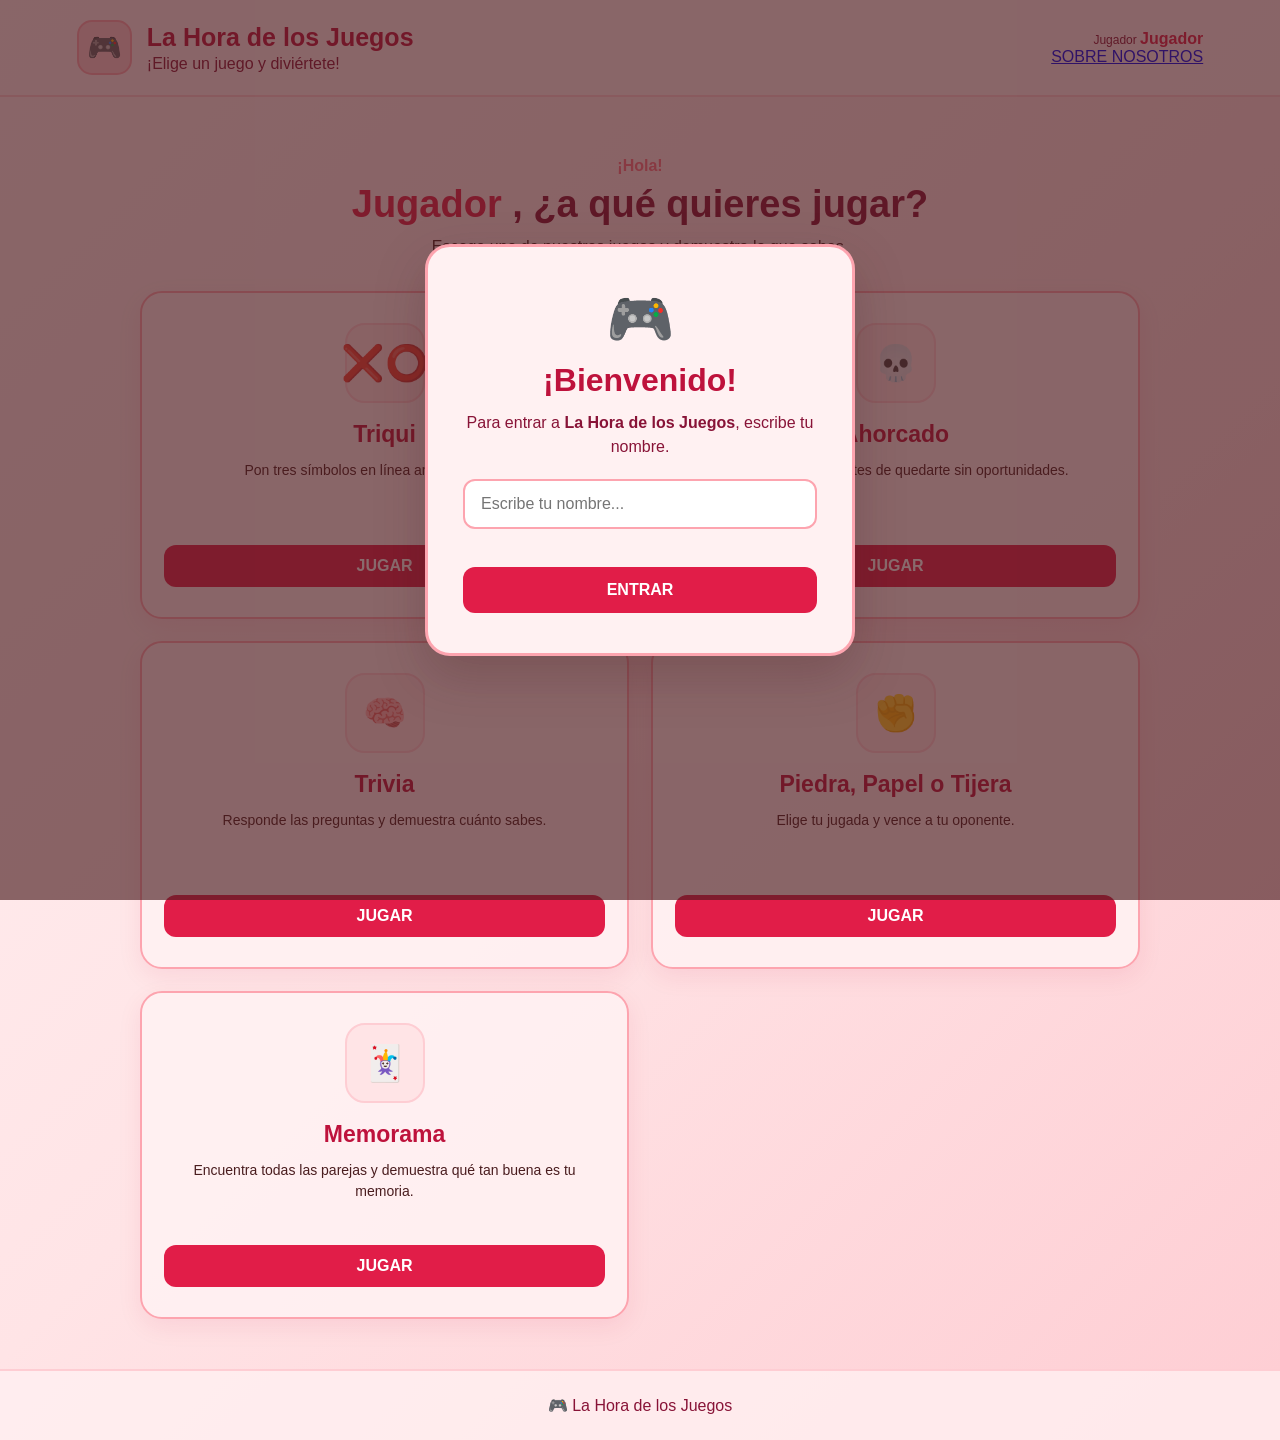
<file: index.html>
<!DOCTYPE html>
<html lang="es">
<head>
    <meta charset="UTF-8">
    <meta name="viewport" content="width=device-width, initial-scale=1.0">

    <title>La Hora de los Juegos</title>

    <link rel="stylesheet" href="style.css">
</head>

<body>

    <!-- ==============================
         VENTANA OBLIGATORIA DE NOMBRE
    =============================== -->

    <div class="modal-overlay" id="nameModal">

        <div class="name-modal">

            <div class="modal-icon">🎮</div>

            <h2>¡Bienvenido!</h2>

            <p>
                Para entrar a <strong>La Hora de los Juegos</strong>,
                escribe tu nombre.
            </p>

            <input
                type="text"
                id="nameInput"
                placeholder="Escribe tu nombre..."
                maxlength="20"
                autocomplete="off"
            >

            <p class="error-message" id="nameError"></p>

            <button id="enterButton">
                ENTRAR
            </button>

        </div>

    </div>


    <!-- ==============================
         PÁGINA PRINCIPAL
    =============================== -->

    <main id="mainPage">

        <!-- ENCABEZADO -->

        <header class="header">

            <div class="logo">
                🎮
            </div>

            <div class="header-text">

                <h1>
                    La Hora de los Juegos
                </h1>

                <p>
                    ¡Elige un juego y diviértete!
                </p>

            </div>


            <!-- INFORMACIÓN DEL JUGADOR -->

            <div class="player">

                <div class="player-name">

                    <span>
                        Jugador
                    </span>

                    <strong id="playerName">
                        Jugador
                    </strong>

                </div>


                <!-- BOTÓN SOBRE NOSOTROS -->

                <div class="contact-header">

                    <a
                        href="sobre-nosotros/index.html"
                        class="about-button"
                    >
                        SOBRE NOSOTROS
                    </a>

                </div>

            </div>

        </header>


        <!-- ==============================
             BIENVENIDA
        =============================== -->

        <section class="welcome">

            <p class="welcome-small">
                ¡Hola!
            </p>

            <h2>

                <span id="welcomeName">
                    Jugador
                </span>,

                ¿a qué quieres jugar?

            </h2>

            <p>
                Escoge uno de nuestros juegos y demuestra lo que sabes.
            </p>

        </section>


        <!-- ==============================
             JUEGOS
        =============================== -->

        <section class="games-section">


            <!-- TRIQUI -->

            <div class="game-card">

                <div class="game-icon">
                    ❌⭕
                </div>

                <h3>
                    Triqui
                </h3>

                <p>
                    Pon tres símbolos en línea antes que tu rival.
                </p>

                <a
                    href="triqui/index.html"
                    class="play-button"
                >
                    JUGAR
                </a>

            </div>


            <!-- AHORCADO -->

            <div class="game-card">

                <div class="game-icon">
                    💀
                </div>

                <h3>
                    Ahorcado
                </h3>

                <p>
                    Adivina la palabra antes de quedarte sin oportunidades.
                </p>

                <a
                    href="ahorcado/index.html"
                    class="play-button"
                >
                    JUGAR
                </a>

            </div>


            <!-- TRIVIA -->

            <div class="game-card">

                <div class="game-icon">
                    🧠
                </div>

                <h3>
                    Trivia
                </h3>

                <p>
                    Responde las preguntas y demuestra cuánto sabes.
                </p>

                <a
                    href="trivia/index.html"
                    class="play-button"
                >
                    JUGAR
                </a>

            </div>


            <!-- PIEDRA, PAPEL O TIJERA -->

            <div class="game-card">

                <div class="game-icon">
                    ✊
                </div>

                <h3>
                    Piedra, Papel o Tijera
                </h3>

                <p>
                    Elige tu jugada y vence a tu oponente.
                </p>

                <a
                    href="piedra-papel-tijera/index.html"
                    class="play-button"
                >
                    JUGAR
                </a>

            </div>


            <!-- MEMORAMA -->

            <div class="game-card">

                <div class="game-icon">
                    🃏
                </div>

                <h3>
                    Memorama
                </h3>

                <p>
                    Encuentra todas las parejas y demuestra qué tan buena es tu memoria.
                </p>

                <a
                    href="memorama/index.html"
                    class="play-button"
                >
                    JUGAR
                </a>

            </div>

        </section>


        <!-- ==============================
             PIE DE PÁGINA
        =============================== -->

        <footer>

            <p>
                🎮 La Hora de los Juegos
            </p>

        </footer>

    </main>


    <!-- JAVASCRIPT -->

    <script src="script.js"></script>

</body>
</html>
</file>
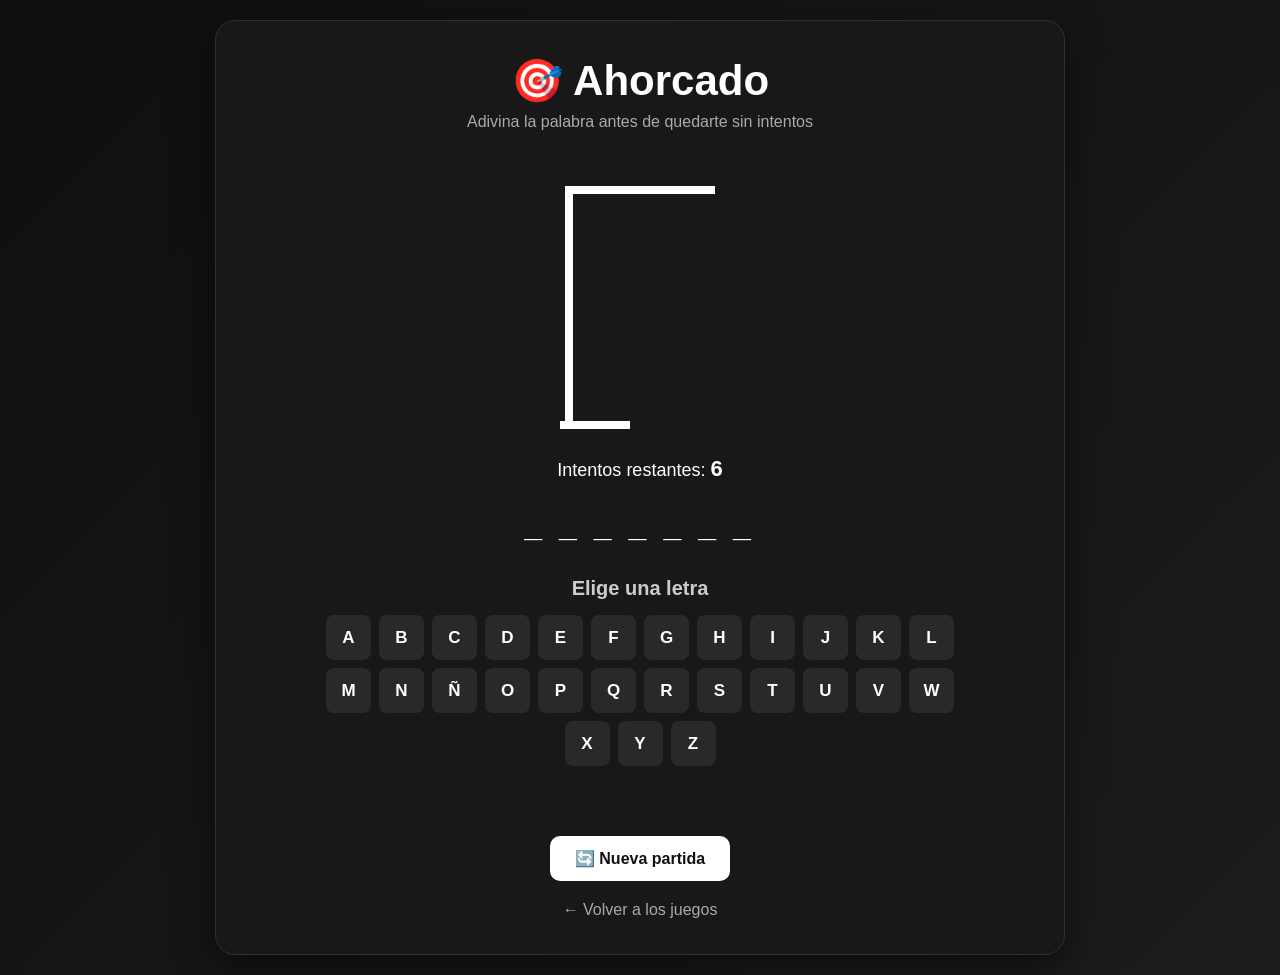
<file: ahorcado/index.html>
<!DOCTYPE html>
<html lang="es">
<head>
    <meta charset="UTF-8">
    <meta name="viewport" content="width=device-width, initial-scale=1.0">

    <title>Ahorcado</title>

    <link rel="stylesheet" href="style.css">
</head>

<body>

    <main class="game-container">

        <h1>🎯 Ahorcado</h1>

        <p class="subtitle">Adivina la palabra antes de quedarte sin intentos</p>

        <!-- Área del dibujo -->
        <section class="hangman-area">

            <div id="hangman-drawing">
                <div class="gallows"></div>
                <div class="head"></div>
                <div class="body"></div>
                <div class="left-arm"></div>
                <div class="right-arm"></div>
                <div class="left-leg"></div>
                <div class="right-leg"></div>
            </div>

            <div class="game-info">
                <p>Intentos restantes: <span id="attempts">6</span></p>
            </div>

        </section>

        <!-- Palabra -->
        <section class="word-area">
            <div id="word"></div>
        </section>

        <!-- Letras -->
        <section class="letters-area">
            <h2>Elige una letra</h2>

            <div id="letters"></div>
        </section>

        <!-- Mensaje -->
        <p id="message"></p>

        <!-- Reiniciar -->
        <button id="restart-btn">🔄 Nueva partida</button>

        <!-- Volver -->
        <a href="../index.html" class="back-btn">← Volver a los juegos</a>

    </main>

    <script src="script.js"></script>

</body>
</html>
</file>
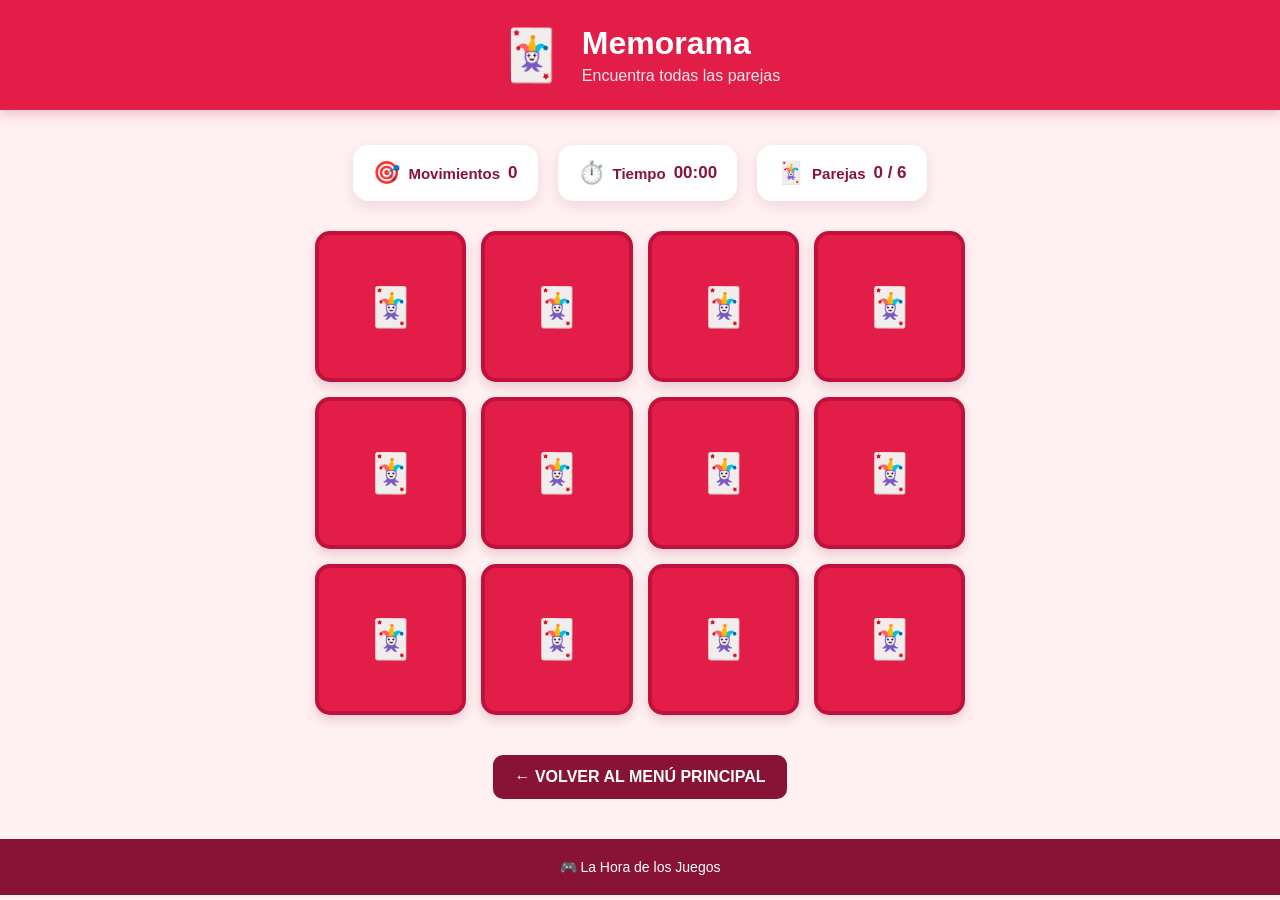
<file: memorama/index.html>
<!DOCTYPE html>
<html lang="es">

<head>
    <meta charset="UTF-8">
    <meta name="viewport" content="width=device-width, initial-scale=1.0">

    <title>Memorama | La Hora de los Juegos</title>

    <link rel="stylesheet" href="style.css">
</head>

<body>

    <!-- ENCABEZADO -->
    <header class="header">

        <div class="logo">
            🃏
        </div>

        <div class="header-text">
            <h1>Memorama</h1>
            <p>Encuentra todas las parejas</p>
        </div>

    </header>


    <!-- CONTENIDO PRINCIPAL -->
    <main class="game-container">

        <!-- INFORMACIÓN DEL JUEGO -->
        <section class="game-info">

            <div class="info-box">
                <span>🎯</span>
                <strong>Movimientos</strong>
                <span id="moves">0</span>
            </div>

            <div class="info-box">
                <span>⏱️</span>
                <strong>Tiempo</strong>
                <span id="timer">00:00</span>
            </div>

            <div class="info-box">
                <span>🃏</span>
                <strong>Parejas</strong>
                <span id="pairs">0 / 6</span>
            </div>

        </section>


        <!-- TABLERO DEL MEMORAMA -->
        <section class="memory-board" id="memoryBoard">

            <!-- Las cartas serán creadas con JavaScript -->

        </section>


        <!-- MENSAJE DE VICTORIA -->
        <section class="win-message" id="winMessage">

            <div class="win-icon">
                🏆
            </div>

            <h2>¡Felicidades!</h2>

            <p>
                ¡Encontraste todas las parejas!
            </p>

            <p>
                Movimientos:
                <strong id="finalMoves">0</strong>
            </p>

            <p>
                Tiempo:
                <strong id="finalTime">00:00</strong>
            </p>

            <button id="playAgainButton">
                JUGAR DE NUEVO
            </button>

        </section>


        <!-- BOTÓN VOLVER -->
        <a href="../index.html" class="back-button">
            ← VOLVER AL MENÚ PRINCIPAL
        </a>

    </main>


    <!-- PIE DE PÁGINA -->
    <footer>

        <p>
            🎮 La Hora de los Juegos
        </p>

    </footer>


    <!-- JAVASCRIPT -->
    <script src="script.js"></script>

</body>

</html>
</file>
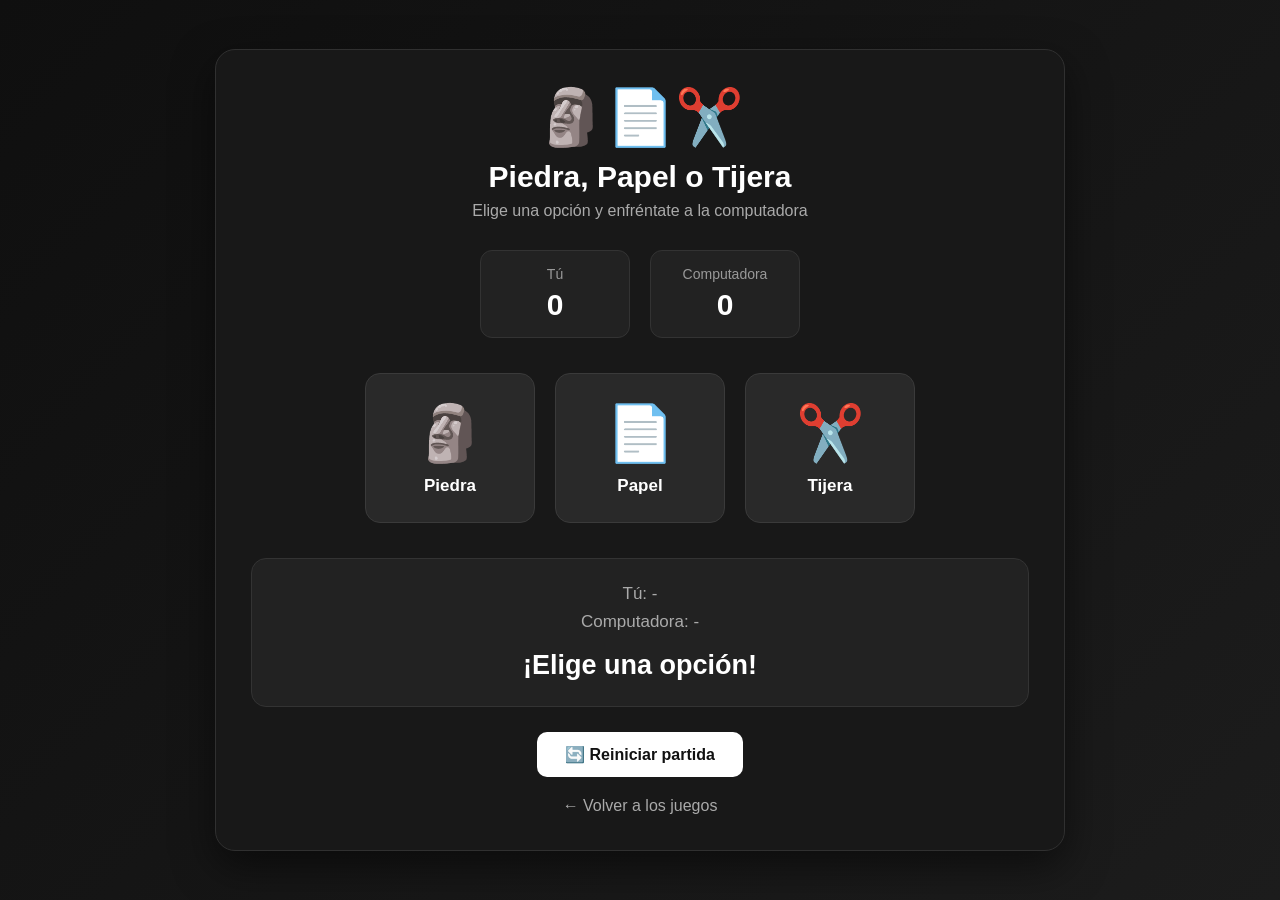
<file: piedra-papel-tijera/index.html>
<!DOCTYPE html>
<html lang="es">

<head>
    <meta charset="UTF-8">
    <meta name="viewport" content="width=device-width, initial-scale=1.0">

    <title>Piedra, Papel o Tijera</title>

    <link rel="stylesheet" href="style.css">
</head>

<body>

    <main class="game-container">

        <h1>🗿📄✂️</h1>

        <h2>Piedra, Papel o Tijera</h2>

        <p class="subtitle">
            Elige una opción y enfréntate a la computadora
        </p>


        <!-- MARCADOR -->

        <section class="score-board">

            <div class="score-box">
                <span>Tú</span>
                <strong id="player-score">0</strong>
            </div>

            <div class="score-box">
                <span>Computadora</span>
                <strong id="computer-score">0</strong>
            </div>

        </section>


        <!-- ELECCIONES -->

        <section class="choices">

            <button class="choice-btn" data-choice="piedra">
                🗿
                <span>Piedra</span>
            </button>

            <button class="choice-btn" data-choice="papel">
                📄
                <span>Papel</span>
            </button>

            <button class="choice-btn" data-choice="tijera">
                ✂️
                <span>Tijera</span>
            </button>

        </section>


        <!-- RESULTADO -->

        <section class="result-area">

            <p id="player-choice">
                Tú: -
            </p>

            <p id="computer-choice">
                Computadora: -
            </p>

            <h2 id="result">
                ¡Elige una opción!
            </h2>

        </section>


        <!-- REINICIAR -->

        <button id="restart-btn">
            🔄 Reiniciar partida
        </button>


        <!-- VOLVER -->

        <a href="../index.html" class="back-btn">
            ← Volver a los juegos
        </a>

    </main>


    <script src="script.js"></script>

</body>

</html>
</file>
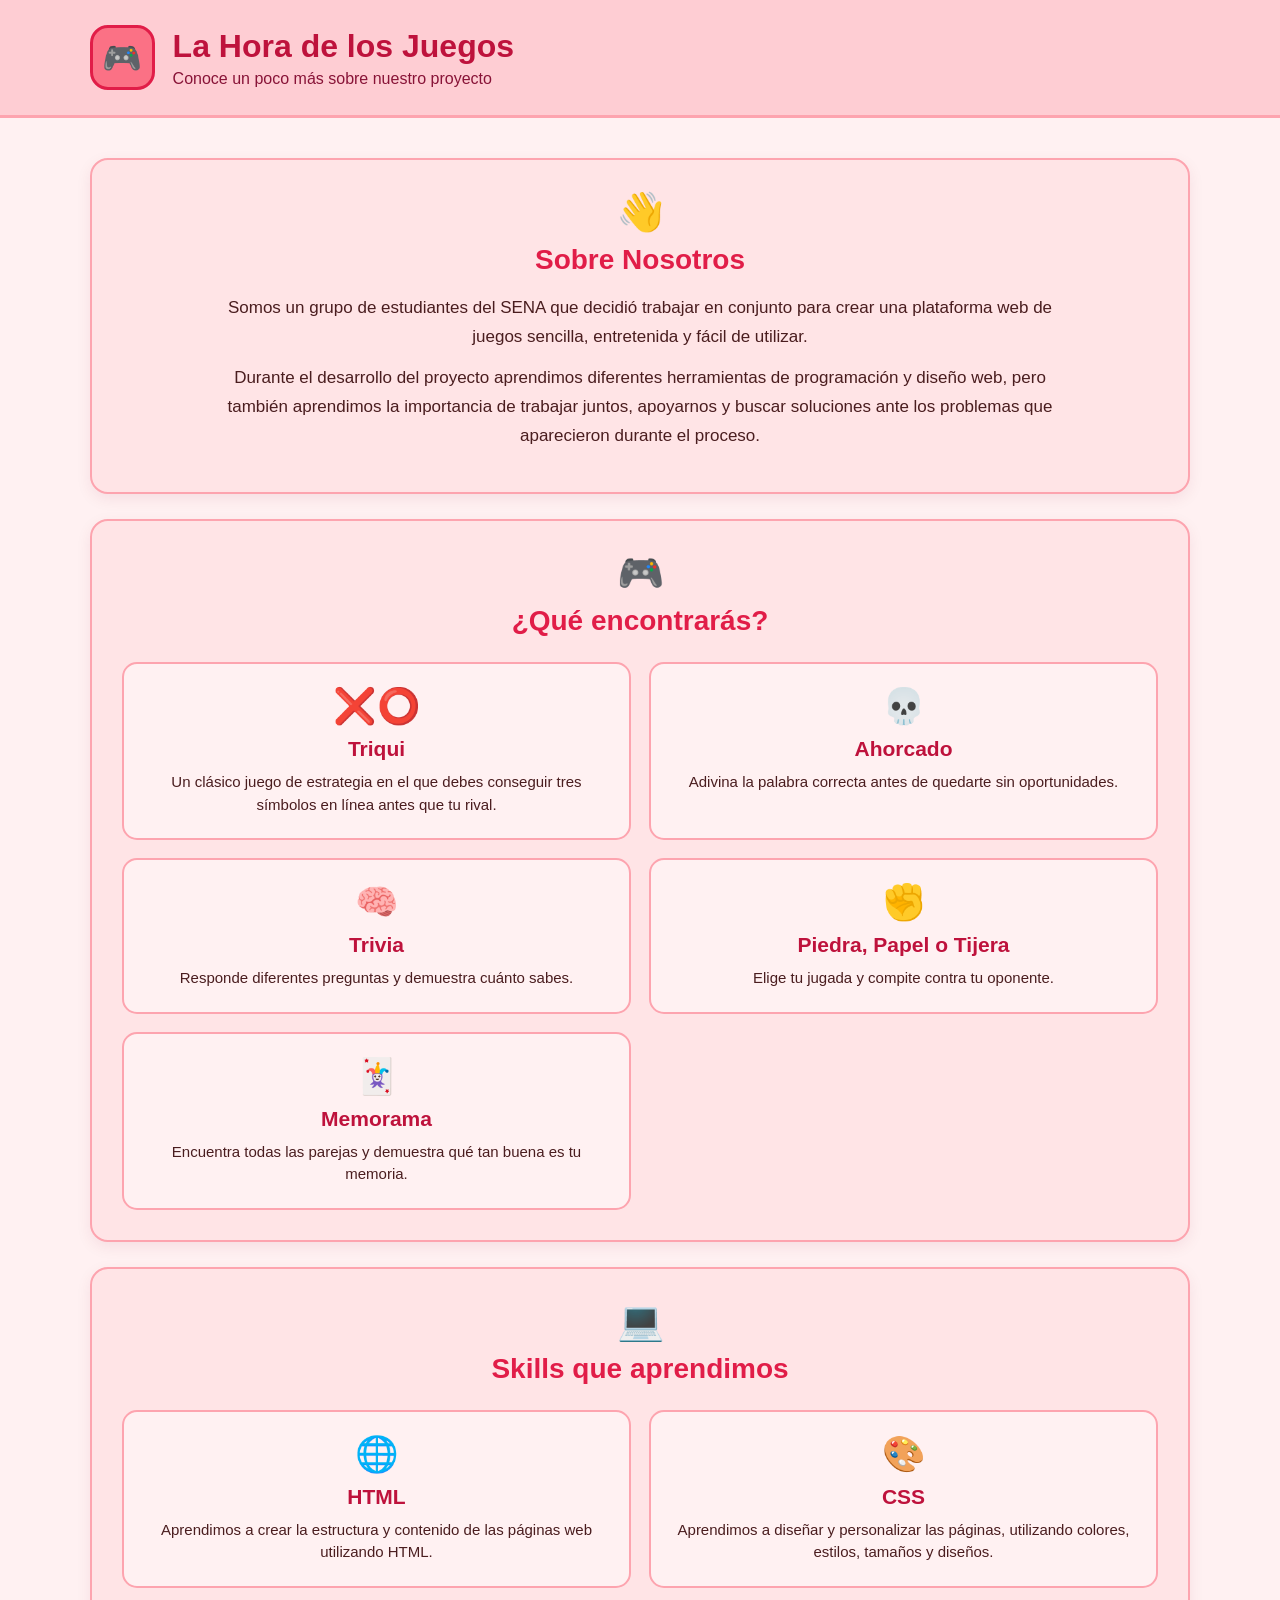
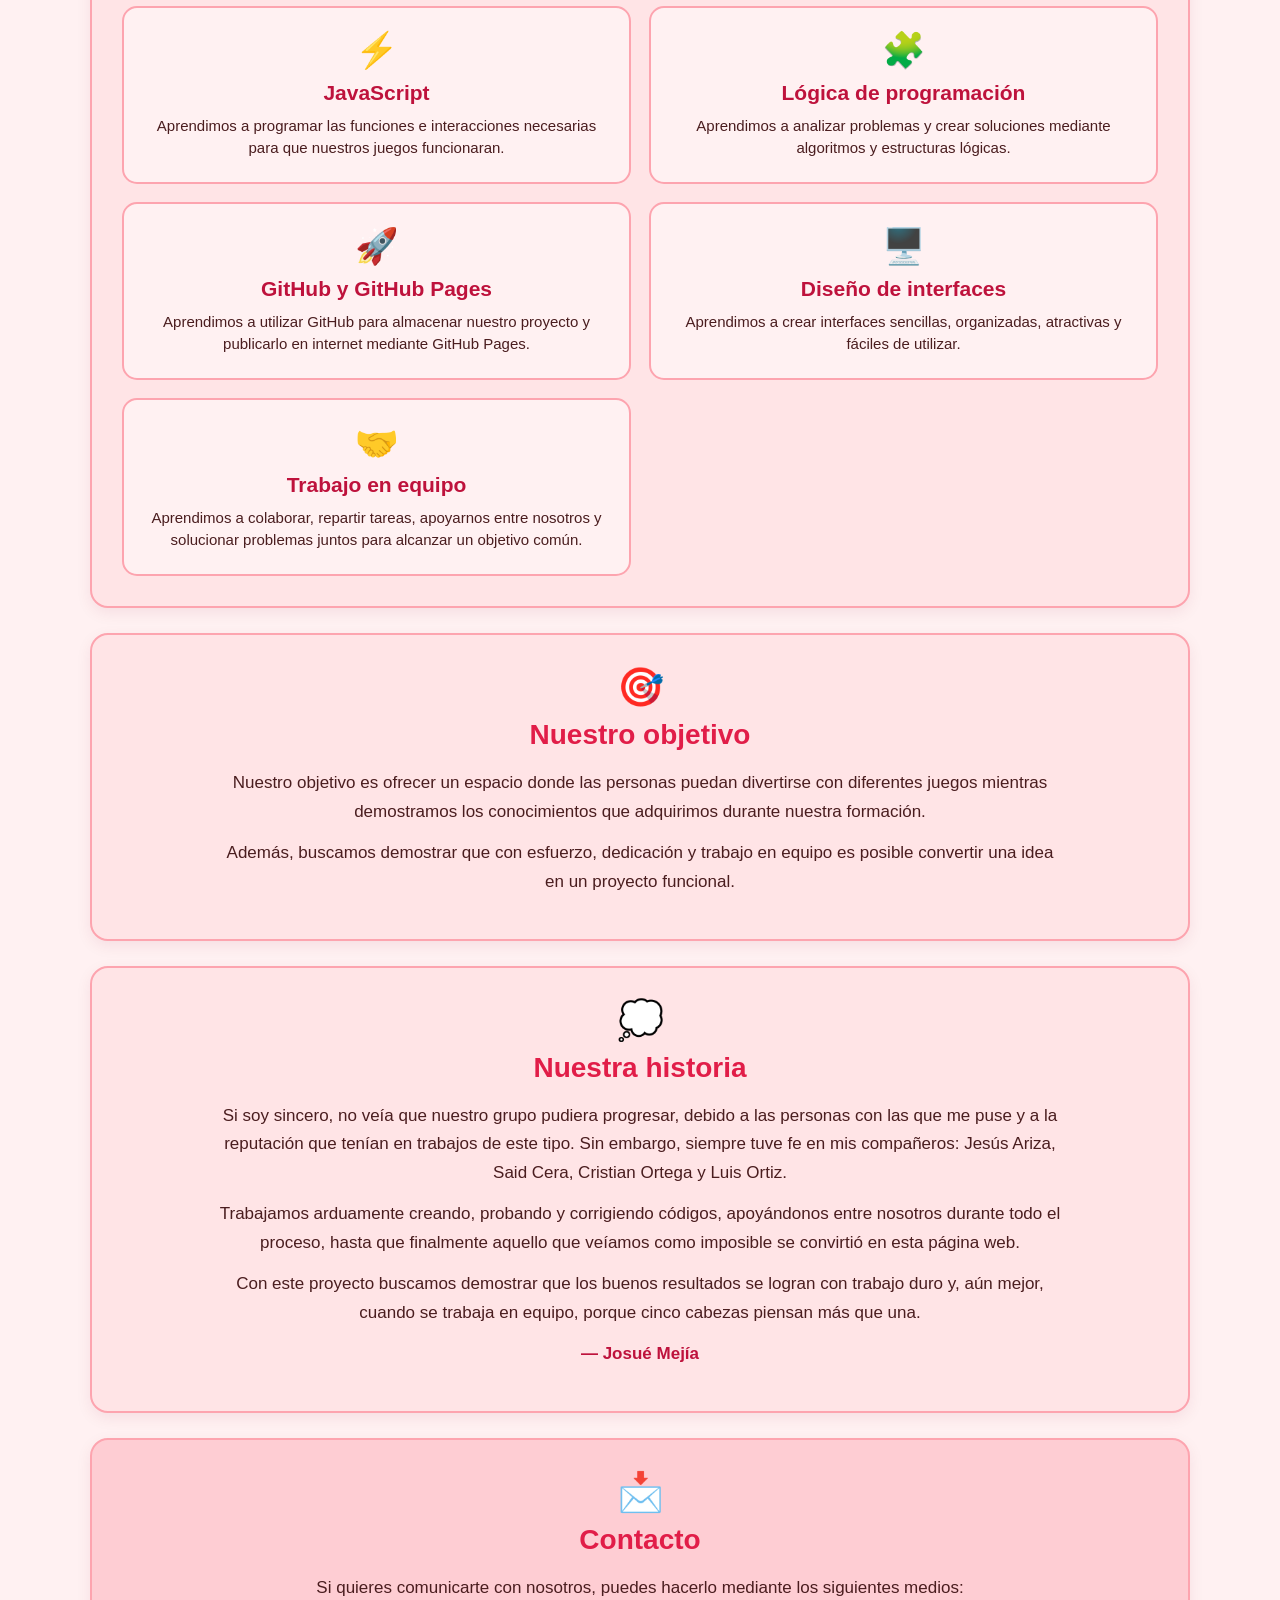
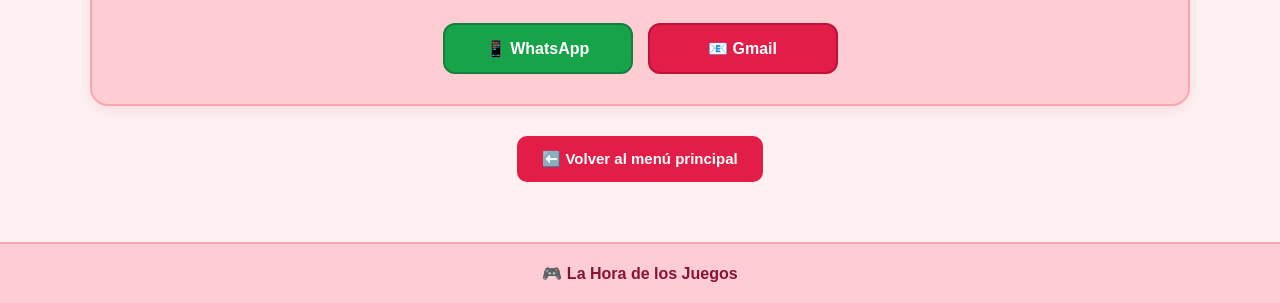
<file: sobre-nosotros/index.html>
<!DOCTYPE html>
<html lang="es">
<head>
    <meta charset="UTF-8">
    <meta name="viewport" content="width=device-width, initial-scale=1.0">

    <title>Sobre Nosotros - La Hora de los Juegos</title>

    <link rel="stylesheet" href="style.css">
</head>

<body>

<main>

    <!-- ==============================
         ENCABEZADO
    ============================== -->

    <header class="header">

        <div class="logo">🎮</div>

        <div class="header-text">
            <h1>La Hora de los Juegos</h1>
            <p>Conoce un poco más sobre nuestro proyecto</p>
        </div>

    </header>


    <!-- ==============================
         CONTENIDO PRINCIPAL
    ============================== -->

    <div class="about-container">


        <!-- SOBRE NOSOTROS -->

        <section class="about-section">

            <div class="section-icon">👋</div>

            <h2>Sobre Nosotros</h2>

            <p>
                Somos un grupo de estudiantes del SENA que decidió trabajar
                en conjunto para crear una plataforma web de juegos sencilla,
                entretenida y fácil de utilizar.
            </p>

            <p>
                Durante el desarrollo del proyecto aprendimos diferentes
                herramientas de programación y diseño web, pero también
                aprendimos la importancia de trabajar juntos, apoyarnos y
                buscar soluciones ante los problemas que aparecieron durante
                el proceso.
            </p>

        </section>


        <!-- ==============================
             JUEGOS
        ============================== -->

        <section class="about-section">

            <div class="section-icon">🎮</div>

            <h2>¿Qué encontrarás?</h2>

            <div class="features">

                <div class="feature-card">
                    <span>❌⭕</span>

                    <h3>Triqui</h3>

                    <p>
                        Un clásico juego de estrategia en el que debes
                        conseguir tres símbolos en línea antes que tu rival.
                    </p>
                </div>


                <div class="feature-card">
                    <span>💀</span>

                    <h3>Ahorcado</h3>

                    <p>
                        Adivina la palabra correcta antes de quedarte sin
                        oportunidades.
                    </p>
                </div>


                <div class="feature-card">
                    <span>🧠</span>

                    <h3>Trivia</h3>

                    <p>
                        Responde diferentes preguntas y demuestra cuánto sabes.
                    </p>
                </div>


                <div class="feature-card">
                    <span>✊</span>

                    <h3>Piedra, Papel o Tijera</h3>

                    <p>
                        Elige tu jugada y compite contra tu oponente.
                    </p>
                </div>


                <div class="feature-card">
                    <span>🃏</span>

                    <h3>Memorama</h3>

                    <p>
                        Encuentra todas las parejas y demuestra qué tan buena
                        es tu memoria.
                    </p>
                </div>

            </div>

        </section>


        <!-- ==============================
             SKILLS
        ============================== -->

        <section class="about-section">

            <div class="section-icon">💻</div>

            <h2>Skills que aprendimos</h2>

            <div class="features">

                <div class="feature-card">
                    <span>🌐</span>

                    <h3>HTML</h3>

                    <p>
                        Aprendimos a crear la estructura y contenido de las
                        páginas web utilizando HTML.
                    </p>
                </div>


                <div class="feature-card">
                    <span>🎨</span>

                    <h3>CSS</h3>

                    <p>
                        Aprendimos a diseñar y personalizar las páginas,
                        utilizando colores, estilos, tamaños y diseños.
                    </p>
                </div>


                <div class="feature-card">
                    <span>⚡</span>

                    <h3>JavaScript</h3>

                    <p>
                        Aprendimos a programar las funciones e interacciones
                        necesarias para que nuestros juegos funcionaran.
                    </p>
                </div>


                <div class="feature-card">
                    <span>🧩</span>

                    <h3>Lógica de programación</h3>

                    <p>
                        Aprendimos a analizar problemas y crear soluciones
                        mediante algoritmos y estructuras lógicas.
                    </p>
                </div>


                <div class="feature-card">
                    <span>🚀</span>

                    <h3>GitHub y GitHub Pages</h3>

                    <p>
                        Aprendimos a utilizar GitHub para almacenar nuestro
                        proyecto y publicarlo en internet mediante GitHub Pages.
                    </p>
                </div>


                <div class="feature-card">
                    <span>🖥️</span>

                    <h3>Diseño de interfaces</h3>

                    <p>
                        Aprendimos a crear interfaces sencillas, organizadas,
                        atractivas y fáciles de utilizar.
                    </p>
                </div>


                <div class="feature-card">
                    <span>🤝</span>

                    <h3>Trabajo en equipo</h3>

                    <p>
                        Aprendimos a colaborar, repartir tareas, apoyarnos
                        entre nosotros y solucionar problemas juntos para
                        alcanzar un objetivo común.
                    </p>
                </div>

            </div>

        </section>


        <!-- ==============================
             OBJETIVO
        ============================== -->

        <section class="about-section">

            <div class="section-icon">🎯</div>

            <h2>Nuestro objetivo</h2>

            <p>
                Nuestro objetivo es ofrecer un espacio donde las personas
                puedan divertirse con diferentes juegos mientras demostramos
                los conocimientos que adquirimos durante nuestra formación.
            </p>

            <p>
                Además, buscamos demostrar que con esfuerzo, dedicación y
                trabajo en equipo es posible convertir una idea en un proyecto
                funcional.
            </p>

        </section>


        <!-- ==============================
             NUESTRA HISTORIA
        ============================== -->

        <section class="about-section">

            <div class="section-icon">💭</div>

            <h2>Nuestra historia</h2>

            <p>
                Si soy sincero, no veía que nuestro grupo pudiera progresar,
                debido a las personas con las que me puse y a la reputación
                que tenían en trabajos de este tipo. Sin embargo, siempre tuve
                fe en mis compañeros: Jesús Ariza, Said Cera, Cristian Ortega
                y Luis Ortiz.
            </p>

            <p>
                Trabajamos arduamente creando, probando y corrigiendo códigos,
                apoyándonos entre nosotros durante todo el proceso, hasta que
                finalmente aquello que veíamos como imposible se convirtió en
                esta página web.
            </p>

            <p>
                Con este proyecto buscamos demostrar que los buenos resultados
                se logran con trabajo duro y, aún mejor, cuando se trabaja en
                equipo, porque cinco cabezas piensan más que una.
            </p>

            <p>
                <strong>— Josué Mejía</strong>
            </p>

        </section>


        <!-- ==============================
             CONTACTO
        ============================== -->

        <section class="about-section contact-section">

            <div class="section-icon">📩</div>

            <h2>Contacto</h2>

            <p>
                Si quieres comunicarte con nosotros, puedes hacerlo mediante
                los siguientes medios:
            </p>


            <div class="contact-info">

                <!-- WHATSAPP -->

                <a
                    href="https://wa.me/573188880828"
                    target="_blank"
                    class="contact-button whatsapp"
                >
                    📱 WhatsApp
                </a>


                <!-- GMAIL -->

                <a
                    href="#"
                    id="gmailButton"
                    class="contact-button gmail"
                >
                    📧 Gmail
                </a>

            </div>

        </section>


        <!-- ==============================
             VOLVER
        ============================== -->

        <a href="../index.html" class="back-button">
            ⬅️ Volver al menú principal
        </a>

    </div>


    <!-- ==============================
         PIE DE PÁGINA
    ============================== -->

    <footer>

        <p>🎮 La Hora de los Juegos</p>

    </footer>


</main>


<!-- ==============================
     GMAIL
============================== -->

<script>

const gmailButton = document.getElementById("gmailButton");

gmailButton.addEventListener("click", function(event) {

    event.preventDefault();

    const email = "ji8644120@gmail.com";

    const isMobile = /Android|iPhone|iPad|iPod/i.test(
        navigator.userAgent
    );


    if (isMobile) {

        window.location.href = "mailto:" + email;

    } else {

        window.open(
            "https://mail.google.com/mail/?view=cm&fs=1&to=" + email,
            "_blank"
        );

    }

});

</script>

</body>
</html>
</file>
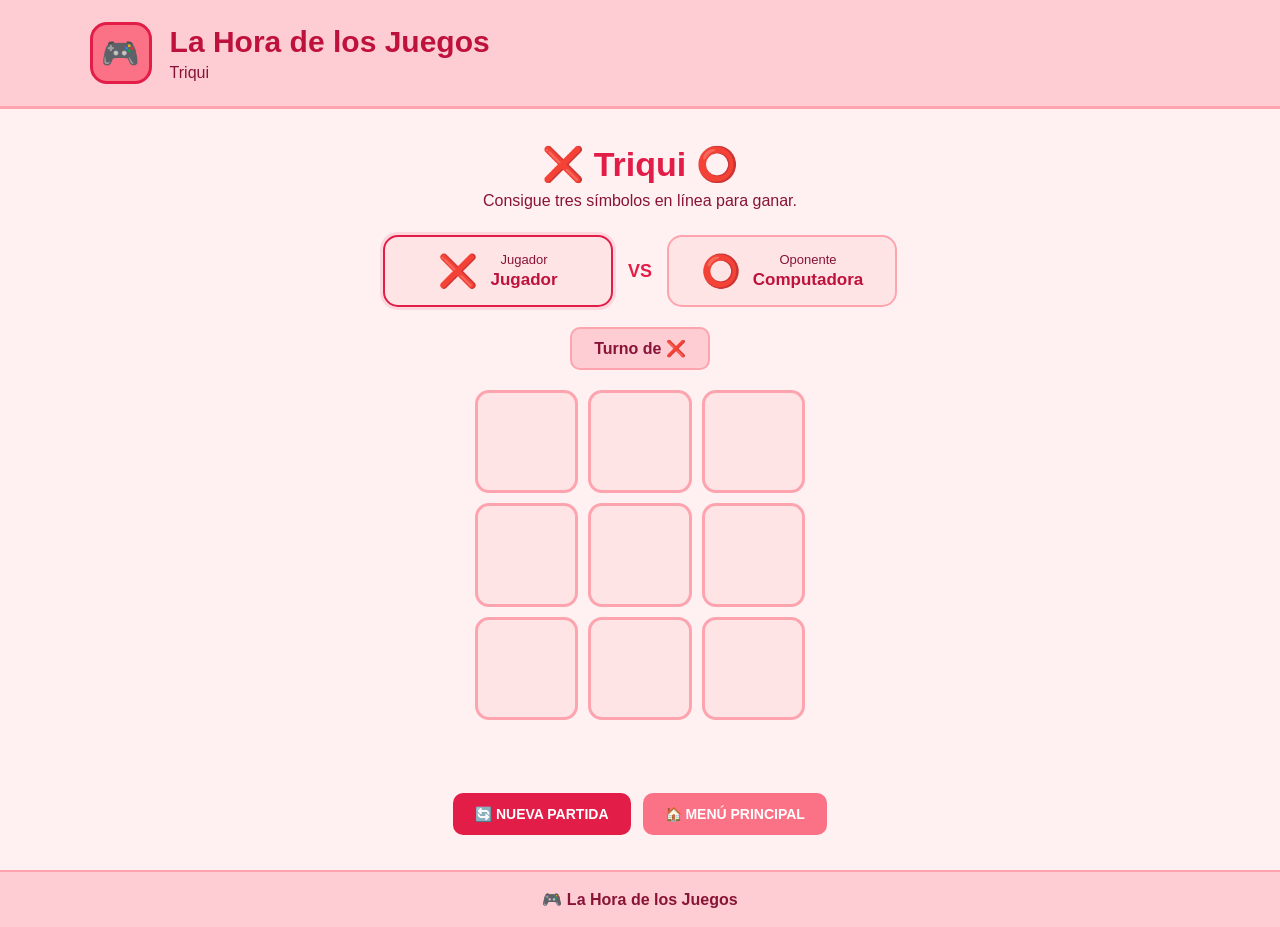
<file: triqui/index.html>
<!DOCTYPE html>
<html lang="es">
<head>
    <meta charset="UTF-8">
    <meta name="viewport" content="width=device-width, initial-scale=1.0">

    <title>Triqui | La Hora de los Juegos</title>

    <link rel="stylesheet" href="style.css">
</head>

<body>

    <!-- ENCABEZADO -->
    <header class="header">

        <div class="logo">
            🎮
        </div>

        <div class="header-text">
            <h1>La Hora de los Juegos</h1>
            <p>Triqui</p>
        </div>

    </header>


    <!-- JUEGO -->
    <main class="game-container">

        <h2>❌ Triqui ⭕</h2>

        <p class="instructions">
            Consigue tres símbolos en línea para ganar.
        </p>


        <!-- INFORMACIÓN DEL JUGADOR -->
        <section class="players">

            <div class="player-card active" id="playerX">
                <span class="player-symbol">❌</span>
                <div>
                    <span>Jugador</span>
                    <strong id="playerNameX">Jugador</strong>
                </div>
            </div>

            <div class="vs">
                VS
            </div>

            <div class="player-card" id="playerO">
                <span class="player-symbol">⭕</span>
                <div>
                    <span>Oponente</span>
                    <strong>Computadora</strong>
                </div>
            </div>

        </section>


        <!-- TURNO -->
        <div class="turn-message" id="turnMessage">
            Turno de ❌
        </div>


        <!-- TABLERO -->
        <section class="board" id="board">

            <button class="cell" data-index="0"></button>
            <button class="cell" data-index="1"></button>
            <button class="cell" data-index="2"></button>

            <button class="cell" data-index="3"></button>
            <button class="cell" data-index="4"></button>
            <button class="cell" data-index="5"></button>

            <button class="cell" data-index="6"></button>
            <button class="cell" data-index="7"></button>
            <button class="cell" data-index="8"></button>

        </section>


        <!-- RESULTADO -->
        <div class="result-message" id="resultMessage"></div>


        <!-- BOTONES -->
        <div class="game-buttons">

            <button id="restartButton" class="main-button">
                🔄 NUEVA PARTIDA
            </button>

            <a href="../index.html" class="menu-button">
                🏠 MENÚ PRINCIPAL
            </a>

        </div>

    </main>


    <!-- PIE DE PÁGINA -->
    <footer>

        <p>
            🎮 La Hora de los Juegos
        </p>

    </footer>


    <!-- JAVASCRIPT -->
    <script src="script.js"></script>

</body>
</html>
</file>
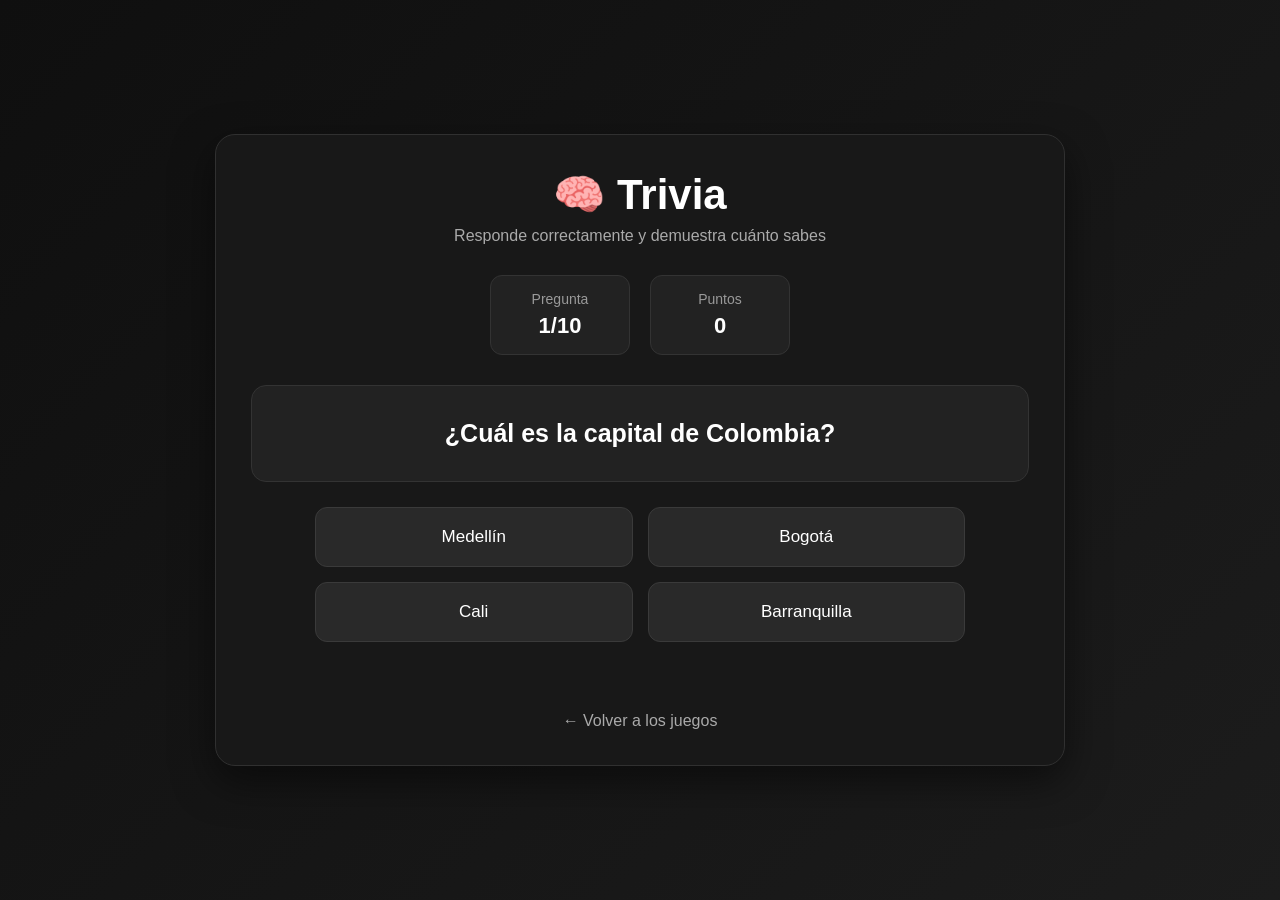
<file: trivia/index.html>
<!DOCTYPE html>
<html lang="es">
<head>
    <meta charset="UTF-8">
    <meta name="viewport" content="width=device-width, initial-scale=1.0">

    <title>Trivia</title>

    <link rel="stylesheet" href="style.css">
</head>

<body>

    <main class="game-container">

        <h1>🧠 Trivia</h1>

        <p class="subtitle">
            Responde correctamente y demuestra cuánto sabes
        </p>

        <!-- Información del juego -->
        <section class="game-info">

            <div class="info-box">
                <span>Pregunta</span>
                <strong id="question-number">1/10</strong>
            </div>

            <div class="info-box">
                <span>Puntos</span>
                <strong id="score">0</strong>
            </div>

        </section>


        <!-- Pregunta -->
        <section class="question-area">

            <h2 id="question">
                Cargando pregunta...
            </h2>

        </section>


        <!-- Respuestas -->
        <section id="answers" class="answers-area">

            <!-- Las respuestas serán creadas con JavaScript -->

        </section>


        <!-- Mensaje -->
        <p id="message"></p>


        <!-- Siguiente pregunta -->
        <button id="next-btn">
            Siguiente pregunta →
        </button>


        <!-- Resultado final -->
        <section id="result" class="result-area">

            <h2>🎉 Trivia terminada</h2>

            <p>
                Tu puntuación fue:
            </p>

            <strong id="final-score">
                0/10
            </strong>

            <button id="restart-btn">
                🔄 Jugar nuevamente
            </button>

        </section>


        <!-- Volver a la interfaz -->
        <a href="../index.html" class="back-btn">
            ← Volver a los juegos
        </a>

    </main>


    <script src="script.js"></script>

</body>
</html>
</file>
<file: style.css>
/* =========================================
   CONFIGURACIÓN GENERAL
========================================= */

* {
    margin: 0;
    padding: 0;
    box-sizing: border-box;
}

body {
    font-family: Arial, Helvetica, sans-serif;
    background: linear-gradient(
        135deg,
        #fff1f2,
        #ffe4e6,
        #fecdd3
    );
    color: #4a1d1f;
    min-height: 100vh;
}


/* =========================================
   VENTANA DEL NOMBRE
========================================= */

.modal-overlay {
    position: fixed;
    inset: 0;

    background: rgba(74, 29, 31, 0.65);

    display: flex;
    justify-content: center;
    align-items: center;

    z-index: 1000;

    padding: 20px;
}

.name-modal {
    width: 100%;
    max-width: 430px;

    background: #fff1f2;

    border: 3px solid #fda4af;
    border-radius: 25px;

    padding: 40px 35px;

    text-align: center;

    box-shadow: 0 20px 50px rgba(74, 29, 31, 0.25);

    animation: modalAppear 0.4s ease;
}

@keyframes modalAppear {

    from {
        opacity: 0;
        transform: scale(0.9) translateY(20px);
    }

    to {
        opacity: 1;
        transform: scale(1) translateY(0);
    }

}

.modal-icon {
    font-size: 55px;
    margin-bottom: 10px;
}

.name-modal h2 {
    color: #be123c;
    font-size: 32px;
    margin-bottom: 12px;
}

.name-modal p {
    color: #881337;
    line-height: 1.5;
    margin-bottom: 20px;
}

.name-modal input {
    width: 100%;

    padding: 14px 16px;

    border: 2px solid #fda4af;
    border-radius: 12px;

    background: white;

    color: #4a1d1f;

    font-size: 16px;

    outline: none;

    transition: 0.2s;
}

.name-modal input:focus {
    border-color: #e11d48;
    box-shadow: 0 0 0 4px #fecdd3;
}

.name-modal button {
    width: 100%;

    margin-top: 10px;

    padding: 14px;

    border: none;
    border-radius: 12px;

    background: #e11d48;
    color: white;

    font-size: 16px;
    font-weight: bold;

    cursor: pointer;

    transition: 0.2s;
}

.name-modal button:hover {
    background: #be123c;
    transform: translateY(-2px);
}

.error-message {
    color: #dc2626 !important;
    font-size: 14px;
    min-height: 20px;
    margin: 8px 0 0 !important;
}


/* =========================================
   PÁGINA PRINCIPAL
========================================= */

#mainPage {
    min-height: 100vh;
}


/* =========================================
   ENCABEZADO
========================================= */

.header {
    width: 100%;

    display: flex;
    align-items: center;

    gap: 15px;

    padding: 20px 6%;

    background: rgba(255, 241, 242, 0.9);

    border-bottom: 2px solid #fecdd3;
}

.logo {
    width: 55px;
    height: 55px;

    display: flex;
    align-items: center;
    justify-content: center;

    background: #fecdd3;

    border: 2px solid #fda4af;

    border-radius: 15px;

    font-size: 28px;
}

.header-text {
    flex: 1;
}

.header-text h1 {
    color: #be123c;
    font-size: 25px;
}

.header-text p {
    color: #881337;
    margin-top: 3px;
}

.player {
    display: flex;
    flex-direction: column;
    align-items: flex-end;
}

.player span {
    font-size: 12px;
    color: #881337;
}

.player strong {
    color: #e11d48;
}


/* =========================================
   BIENVENIDA
========================================= */

.welcome {
    text-align: center;

    padding: 60px 20px 35px;
}

.welcome-small {
    color: #fb7185;
    font-weight: bold;
    margin-bottom: 8px;
}

.welcome h2 {
    font-size: 38px;
    color: #881337;
    margin-bottom: 12px;
}

.welcome h2 span {
    color: #e11d48;
}

.welcome > p:last-child {
    color: #4a1d1f;
}


/* =========================================
   TARJETAS DE JUEGOS
========================================= */

.games-section {
    width: 88%;
    max-width: 1000px;

    margin: 0 auto;

    display: grid;

    /* 2 TARJETAS ARRIBA Y 2 ABAJO */
    grid-template-columns: repeat(2, 1fr);

    gap: 22px;

    padding-bottom: 50px;
}

.game-card {
    background: rgba(255, 241, 242, 0.95);

    border: 2px solid #fda4af;

    border-radius: 22px;

    padding: 30px 22px;

    text-align: center;

    box-shadow: 0 8px 25px rgba(190, 18, 60, 0.08);

    transition: 0.25s;
}

.game-card:hover {
    transform: translateY(-7px);

    border-color: #fb7185;

    box-shadow: 0 15px 35px rgba(190, 18, 60, 0.15);
}

.game-icon {
    width: 80px;
    height: 80px;

    margin: 0 auto 18px;

    display: flex;
    align-items: center;
    justify-content: center;

    background: #ffe4e6;

    border: 2px solid #fecdd3;

    border-radius: 20px;

    font-size: 35px;
}

.game-card h3 {
    color: #be123c;

    font-size: 23px;

    margin-bottom: 12px;
}

.game-card p {
    color: #4a1d1f;

    font-size: 14px;

    line-height: 1.5;

    min-height: 63px;

    margin-bottom: 22px;
}


/* =========================================
   BOTÓN JUGAR
========================================= */

.play-button {
    display: inline-block;

    width: 100%;

    padding: 12px 20px;

    background: #e11d48;

    color: white;

    text-decoration: none;

    border-radius: 12px;

    font-weight: bold;

    transition: 0.2s;
}

.play-button:hover {
    background: #be123c;

    transform: translateY(-2px);
}


/* =========================================
   FOOTER
========================================= */

footer {
    text-align: center;

    padding: 25px;

    border-top: 2px solid #fecdd3;

    color: #881337;

    background: rgba(255, 241, 242, 0.8);
}


/* =========================================
   RESPONSIVE
========================================= */

@media (max-width: 650px) {

    .header {
        flex-wrap: wrap;
    }

    .player {
        width: 100%;
        align-items: flex-start;
        padding-left: 70px;
    }

    .welcome h2 {
        font-size: 30px;
    }

    .games-section {
        grid-template-columns: 1fr;
        width: 90%;
    }

}
</file>
<file: ahorcado/style.css>
/* =========================
   CONFIGURACIÓN GENERAL
========================= */

* {
    margin: 0;
    padding: 0;
    box-sizing: border-box;
}

body {
    min-height: 100vh;
    font-family: Arial, Helvetica, sans-serif;
    background: linear-gradient(135deg, #0f0f0f, #1c1c1c);
    color: white;

    display: flex;
    justify-content: center;
    align-items: center;

    padding: 20px;
}


/* =========================
   CONTENEDOR PRINCIPAL
========================= */

.game-container {
    width: 100%;
    max-width: 850px;

    background: #181818;

    border: 1px solid #303030;
    border-radius: 20px;

    padding: 35px;

    text-align: center;

    box-shadow: 0 15px 40px rgba(0, 0, 0, 0.5);
}


/* =========================
   TÍTULO
========================= */

h1 {
    font-size: 42px;
    margin-bottom: 8px;
}

.subtitle {
    color: #aaaaaa;
    font-size: 16px;
    margin-bottom: 30px;
}


/* =========================
   ÁREA DEL AHORCADO
========================= */

.hangman-area {
    display: flex;
    flex-direction: column;
    align-items: center;

    margin-bottom: 25px;
}

#hangman-drawing {
    position: relative;

    width: 250px;
    height: 280px;

    margin-bottom: 15px;
}


/* =========================
   CUERPO DEL AHORCADO
========================= */

.gallows {
    position: absolute;

    width: 150px;
    height: 8px;

    background: white;

    left: 50px;
    top: 25px;
}

.gallows::before {
    content: "";

    position: absolute;

    width: 8px;
    height: 240px;

    background: white;

    left: 0;
    top: 0;
}

.gallows::after {
    content: "";

    position: absolute;

    width: 70px;
    height: 8px;

    background: white;

    left: -5px;
    top: 235px;
}


/* Cabeza */

.head {
    position: absolute;

    width: 55px;
    height: 55px;

    border: 6px solid white;
    border-radius: 50%;

    left: 145px;
    top: 55px;

    display: none;
}


/* Cuerpo */

.body {
    position: absolute;

    width: 6px;
    height: 90px;

    background: white;

    left: 171px;
    top: 110px;

    display: none;
}


/* Brazo izquierdo */

.left-arm {
    position: absolute;

    width: 65px;
    height: 6px;

    background: white;

    left: 112px;
    top: 130px;

    transform: rotate(-35deg);

    transform-origin: right;

    display: none;
}


/* Brazo derecho */

.right-arm {
    position: absolute;

    width: 65px;
    height: 6px;

    background: white;

    left: 171px;
    top: 130px;

    transform: rotate(35deg);

    transform-origin: left;

    display: none;
}


/* Pierna izquierda */

.left-leg {
    position: absolute;

    width: 70px;
    height: 6px;

    background: white;

    left: 115px;
    top: 195px;

    transform: rotate(-45deg);

    transform-origin: right;

    display: none;
}


/* Pierna derecha */

.right-leg {
    position: absolute;

    width: 70px;
    height: 6px;

    background: white;

    left: 168px;
    top: 195px;

    transform: rotate(45deg);

    transform-origin: left;

    display: none;
}


/* =========================
   INTENTOS
========================= */

.game-info {
    font-size: 18px;
}

#attempts {
    font-weight: bold;
    font-size: 22px;
}


/* =========================
   PALABRA
========================= */

.word-area {
    margin: 25px 0;
}

#word {
    display: flex;
    justify-content: center;
    gap: 12px;

    min-height: 45px;

    font-size: 32px;
    font-weight: bold;
    letter-spacing: 5px;
}


/* =========================
   LETRAS
========================= */

.letters-area {
    margin-top: 20px;
}

.letters-area h2 {
    font-size: 20px;
    margin-bottom: 15px;

    color: #cccccc;
}

#letters {
    display: flex;
    flex-wrap: wrap;

    justify-content: center;

    gap: 8px;

    max-width: 650px;

    margin: auto;
}

.letter-btn {
    width: 45px;
    height: 45px;

    border: none;
    border-radius: 8px;

    background: #292929;
    color: white;

    font-size: 17px;
    font-weight: bold;

    cursor: pointer;

    transition: 0.2s;
}

.letter-btn:hover {
    background: #3d3d3d;
    transform: translateY(-2px);
}

.letter-btn:disabled {
    background: #111111;
    color: #555555;

    cursor: not-allowed;

    transform: none;
}


/* =========================
   MENSAJE
========================= */

#message {
    min-height: 30px;

    margin: 20px 0;

    font-size: 20px;
    font-weight: bold;
}


/* =========================
   BOTÓN REINICIAR
========================= */

#restart-btn {
    border: none;

    background: white;
    color: #111111;

    padding: 13px 25px;

    border-radius: 10px;

    font-size: 16px;
    font-weight: bold;

    cursor: pointer;

    transition: 0.2s;
}

#restart-btn:hover {
    transform: scale(1.05);
    background: #dddddd;
}


/* =========================
   VOLVER
========================= */

.back-btn {
    display: block;

    margin-top: 20px;

    color: #aaaaaa;

    text-decoration: none;

    transition: 0.2s;
}

.back-btn:hover {
    color: white;
}


/* =========================
   RESPONSIVE
========================= */

@media (max-width: 600px) {

    .game-container {
        padding: 25px 15px;
    }

    h1 {
        font-size: 32px;
    }

    .subtitle {
        font-size: 14px;
    }

    #hangman-drawing {
        transform: scale(0.85);
    }

    #word {
        font-size: 25px;
        gap: 8px;
    }

    .letter-btn {
        width: 40px;
        height: 40px;
    }
}
</file>
<file: memorama/style.css>
/* ==============================
   CONFIGURACIÓN GENERAL
============================== */

* {
    margin: 0;
    padding: 0;
    box-sizing: border-box;
}

body {
    font-family: Arial, sans-serif;
    background: #fff1f2;
    color: #4a1d1f;
    min-height: 100vh;
}


/* ==============================
   ENCABEZADO
============================== */

.header {
    background: #e11d48;
    color: white;

    padding: 25px 40px;

    display: flex;
    align-items: center;
    justify-content: center;

    gap: 20px;

    box-shadow: 0 4px 12px rgba(190, 24, 93, 0.25);
}

.logo {
    font-size: 50px;
}

.header-text {
    text-align: left;
}

.header-text h1 {
    font-size: 32px;
    margin-bottom: 5px;
}

.header-text p {
    font-size: 16px;
    opacity: 0.9;
}


/* ==============================
   CONTENEDOR PRINCIPAL
============================== */

.game-container {
    width: 90%;
    max-width: 850px;

    margin: 35px auto;

    text-align: center;
}


/* ==============================
   INFORMACIÓN DEL JUEGO
============================== */

.game-info {
    display: flex;
    justify-content: center;
    gap: 20px;

    margin-bottom: 30px;

    flex-wrap: wrap;
}

.info-box {
    background: white;

    min-width: 150px;

    padding: 15px 20px;

    border-radius: 15px;

    box-shadow: 0 5px 15px rgba(136, 19, 55, 0.12);

    display: flex;
    align-items: center;
    justify-content: center;

    gap: 8px;

    color: #881337;
}

.info-box span:first-child {
    font-size: 22px;
}

.info-box strong {
    font-size: 15px;
}

.info-box span:last-child {
    font-size: 17px;
    font-weight: bold;
}


/* ==============================
   TABLERO
============================== */

.memory-board {
    display: grid;

    grid-template-columns: repeat(4, 1fr);

    gap: 15px;

    width: 100%;

    max-width: 650px;

    margin: 0 auto 35px;
}


/* ==============================
   CARTAS
============================== */

.memory-card {
    aspect-ratio: 1 / 1;

    border-radius: 15px;

    cursor: pointer;

    perspective: 1000px;
}

.card-inner {
    position: relative;

    width: 100%;
    height: 100%;

    transition: transform 0.5s;

    transform-style: preserve-3d;
}

.memory-card.flipped .card-inner {
    transform: rotateY(180deg);
}

.card-front,
.card-back {
    position: absolute;

    width: 100%;
    height: 100%;

    border-radius: 15px;

    display: flex;
    align-items: center;
    justify-content: center;

    backface-visibility: hidden;

    box-shadow: 0 5px 12px rgba(136, 19, 55, 0.18);
}


/* PARTE TRASERA */

.card-front {
    background: #e11d48;

    color: white;

    font-size: 38px;

    border: 4px solid #be123c;
}


/* PARTE DELANTERA */

.card-back {
    background: white;

    color: #e11d48;

    font-size: 42px;

    transform: rotateY(180deg);

    border: 4px solid #fda4af;
}


/* CARTA ENCONTRADA */

.memory-card.matched .card-back {
    background: #ffe4e6;

    border-color: #16a34a;

    box-shadow: 0 0 12px rgba(22, 163, 74, 0.35);
}


/* ==============================
   MENSAJE DE VICTORIA
============================== */

.win-message {
    display: none;

    background: white;

    padding: 35px;

    border-radius: 20px;

    max-width: 500px;

    margin: 0 auto 30px;

    box-shadow: 0 8px 25px rgba(136, 19, 55, 0.18);

    border: 3px solid #fda4af;
}

.win-icon {
    font-size: 60px;

    margin-bottom: 10px;
}

.win-message h2 {
    color: #e11d48;

    font-size: 30px;

    margin-bottom: 15px;
}

.win-message p {
    font-size: 17px;

    margin: 8px 0;

    color: #4a1d1f;
}

.win-message strong {
    color: #e11d48;
}


/* ==============================
   BOTÓN JUGAR DE NUEVO
============================== */

#playAgainButton {
    margin-top: 20px;

    padding: 13px 25px;

    border: none;

    border-radius: 10px;

    background: #e11d48;

    color: white;

    font-weight: bold;

    font-size: 15px;

    cursor: pointer;

    transition: 0.3s;
}

#playAgainButton:hover {
    background: #be123c;

    transform: scale(1.05);
}


/* ==============================
   BOTÓN VOLVER
============================== */

.back-button {
    display: inline-block;

    text-decoration: none;

    background: #881337;

    color: white;

    padding: 13px 22px;

    border-radius: 10px;

    font-weight: bold;

    transition: 0.3s;

    margin-top: 5px;
}

.back-button:hover {
    background: #4a1d1f;

    transform: scale(1.03);
}


/* ==============================
   PIE DE PÁGINA
============================== */

footer {
    margin-top: 40px;

    background: #881337;

    color: white;

    text-align: center;

    padding: 20px;
}

footer p {
    font-size: 14px;
}


/* ==============================
   RESPONSIVE
============================== */

@media (max-width: 600px) {

    .header {
        padding: 20px;
    }

    .logo {
        font-size: 40px;
    }

    .header-text h1 {
        font-size: 24px;
    }

    .header-text p {
        font-size: 14px;
    }

    .game-container {
        width: 94%;
    }

    .memory-board {
        gap: 10px;
    }

    .card-front {
        font-size: 28px;
    }

    .card-back {
        font-size: 32px;
    }

    .info-box {
        min-width: 120px;

        padding: 12px;
    }
}
</file>
<file: piedra-papel-tijera/style.css>
/* =========================
   CONFIGURACIÓN GENERAL
========================= */

* {
    margin: 0;
    padding: 0;
    box-sizing: border-box;
}

body {
    min-height: 100vh;

    font-family: Arial, Helvetica, sans-serif;

    background: linear-gradient(135deg, #0f0f0f, #1c1c1c);

    color: white;

    display: flex;
    justify-content: center;
    align-items: center;

    padding: 20px;
}


/* =========================
   CONTENEDOR PRINCIPAL
========================= */

.game-container {
    width: 100%;
    max-width: 850px;

    background: #181818;

    border: 1px solid #303030;
    border-radius: 20px;

    padding: 35px;

    text-align: center;

    box-shadow: 0 15px 40px rgba(0, 0, 0, 0.5);
}


/* =========================
   TÍTULO
========================= */

h1 {
    font-size: 55px;

    margin-bottom: 10px;
}

.game-container > h2 {
    font-size: 30px;

    margin-bottom: 8px;
}

.subtitle {
    color: #aaaaaa;

    font-size: 16px;

    margin-bottom: 30px;
}


/* =========================
   MARCADOR
========================= */

.score-board {
    display: flex;

    justify-content: center;

    gap: 20px;

    margin-bottom: 35px;
}

.score-box {
    min-width: 150px;

    padding: 15px 25px;

    background: #222222;

    border: 1px solid #333333;

    border-radius: 12px;

    display: flex;

    flex-direction: column;

    gap: 6px;
}

.score-box span {
    color: #999999;

    font-size: 14px;
}

.score-box strong {
    font-size: 30px;
}


/* =========================
   OPCIONES
========================= */

.choices {
    display: flex;

    justify-content: center;

    gap: 20px;

    margin-bottom: 35px;
}

.choice-btn {
    width: 170px;

    min-height: 150px;

    border: 1px solid #3a3a3a;

    border-radius: 15px;

    background: #292929;

    color: white;

    cursor: pointer;

    display: flex;

    flex-direction: column;

    justify-content: center;

    align-items: center;

    gap: 10px;

    font-size: 55px;

    transition: 0.2s;
}

.choice-btn span {
    font-size: 17px;

    font-weight: bold;
}

.choice-btn:hover {
    background: #383838;

    transform: translateY(-5px);
}

.choice-btn:active {
    transform: scale(0.95);
}


/* =========================
   RESULTADO
========================= */

.result-area {
    background: #222222;

    border: 1px solid #333333;

    border-radius: 15px;

    padding: 25px;

    margin-bottom: 25px;
}

.result-area p {
    color: #aaaaaa;

    font-size: 17px;

    margin-bottom: 8px;
}

#result {
    font-size: 27px;

    margin-top: 18px;
}


/* =========================
   BOTÓN REINICIAR
========================= */

#restart-btn {
    border: none;

    background: white;

    color: #111111;

    padding: 13px 28px;

    border-radius: 10px;

    font-size: 16px;

    font-weight: bold;

    cursor: pointer;

    transition: 0.2s;
}

#restart-btn:hover {
    transform: scale(1.05);

    background: #dddddd;
}


/* =========================
   VOLVER
========================= */

.back-btn {
    display: block;

    margin-top: 20px;

    color: #aaaaaa;

    text-decoration: none;

    transition: 0.2s;
}

.back-btn:hover {
    color: white;
}


/* =========================
   RESPONSIVE
========================= */

@media (max-width: 600px) {

    .game-container {
        padding: 25px 15px;
    }

    h1 {
        font-size: 42px;
    }

    .game-container > h2 {
        font-size: 24px;
    }

    .score-board {
        gap: 10px;
    }

    .score-box {
        min-width: 120px;

        padding: 12px;
    }

    .choices {
        gap: 10px;
    }

    .choice-btn {
        width: 100px;

        min-height: 120px;

        font-size: 40px;
    }

    .choice-btn span {
        font-size: 14px;
    }

    #result {
        font-size: 22px;
    }
}
</file>
<file: sobre-nosotros/style.css>
/* ==============================
   CONFIGURACIÓN GENERAL
============================== */

* {
    margin: 0;
    padding: 0;
    box-sizing: border-box;
}

body {
    font-family: Arial, Helvetica, sans-serif;
    background: #fff1f2;
    color: #4a1d1f;
    min-height: 100vh;
}


/* ==============================
   ENCABEZADO
============================== */

.header {
    width: 100%;
    background: #fecdd3;
    border-bottom: 3px solid #fda4af;

    display: flex;
    align-items: center;

    padding: 25px 7%;
    gap: 18px;
}

.logo {
    width: 65px;
    height: 65px;

    background: #fb7185;
    border: 3px solid #e11d48;
    border-radius: 18px;

    display: flex;
    align-items: center;
    justify-content: center;

    font-size: 32px;
}

.header-text h1 {
    color: #be123c;
    font-size: 32px;
    margin-bottom: 5px;
}

.header-text p {
    color: #881337;
    font-size: 16px;
}


/* ==============================
   CONTENEDOR PRINCIPAL
============================== */

.about-container {
    width: 88%;
    max-width: 1100px;
    margin: 40px auto;

    display: flex;
    flex-direction: column;
    gap: 25px;
}


/* ==============================
   SECCIONES
============================== */

.about-section {
    background: #ffe4e6;

    border: 2px solid #fda4af;
    border-radius: 18px;

    padding: 30px;

    box-shadow: 0 5px 15px rgba(136, 19, 55, 0.08);

    text-align: center;
}

.section-icon {
    font-size: 38px;
    margin-bottom: 10px;
}

.about-section h2 {
    color: #e11d48;
    font-size: 28px;
    margin-bottom: 18px;
}

.about-section p {
    color: #4a1d1f;
    font-size: 17px;
    line-height: 1.7;

    max-width: 850px;
    margin: 0 auto 12px;
}

.about-section strong {
    color: #be123c;
}


/* ==============================
   TARJETAS
============================== */

.features {
    display: grid;
    grid-template-columns: repeat(2, 1fr);
    gap: 18px;

    margin-top: 25px;
}

.feature-card {
    background: #fff1f2;

    border: 2px solid #fda4af;
    border-radius: 15px;

    padding: 22px;

    transition: 0.2s;
}

.feature-card:hover {
    transform: translateY(-4px);
    border-color: #fb7185;
}

.feature-card span {
    font-size: 35px;
}

.feature-card h3 {
    color: #be123c;
    font-size: 21px;

    margin: 10px 0;
}

.feature-card p {
    font-size: 15px;
    line-height: 1.5;

    margin-bottom: 0;
}


/* ==============================
   CONTACTO
============================== */

.contact-section {
    background: #fecdd3;
}

.contact-info {
    margin-top: 20px;

    display: flex;
    justify-content: center;
    align-items: center;
    gap: 15px;
    flex-wrap: wrap;
}


/* ==============================
   BOTONES DE CONTACTO
============================== */

.contact-button {
    display: inline-flex;
    align-items: center;
    justify-content: center;

    min-width: 190px;

    padding: 14px 22px;

    border-radius: 12px;

    text-decoration: none;

    font-size: 16px;
    font-weight: bold;

    transition: 0.2s;

    cursor: pointer;
}


/* WHATSAPP */

.contact-button.whatsapp {
    background: #16a34a;
    color: white;
    border: 2px solid #15803d;
}

.contact-button.whatsapp:hover {
    background: #15803d;
    transform: translateY(-3px);
}


/* GMAIL */

.contact-button.gmail {
    background: #e11d48;
    color: white;
    border: 2px solid #be123c;
}

.contact-button.gmail:hover {
    background: #be123c;
    transform: translateY(-3px);
}


/* ==============================
   BOTÓN VOLVER
============================== */

.back-button {
    display: block;

    width: fit-content;

    margin: 5px auto 20px;

    background: #e11d48;
    color: white;

    text-decoration: none;

    padding: 14px 25px;

    border-radius: 10px;

    font-weight: bold;
    font-size: 15px;

    transition: 0.2s;
}

.back-button:hover {
    background: #be123c;
    transform: translateY(-2px);
}


/* ==============================
   PIE DE PÁGINA
============================== */

footer {
    background: #fecdd3;

    border-top: 2px solid #fda4af;

    text-align: center;

    padding: 20px;

    color: #881337;
    font-weight: bold;
}


/* ==============================
   RESPONSIVE
============================== */

@media (max-width: 700px) {

    .header {
        padding: 20px 5%;
    }

    .header-text h1 {
        font-size: 25px;
    }

    .header-text p {
        font-size: 14px;
    }

    .about-container {
        width: 92%;
        margin: 25px auto;
    }

    .about-section {
        padding: 22px 17px;
    }

    .about-section h2 {
        font-size: 24px;
    }

    .about-section p {
        font-size: 15px;
    }

    .features {
        grid-template-columns: 1fr;
    }

    .logo {
        width: 55px;
        height: 55px;
        font-size: 27px;
    }

    .contact-info {
        flex-direction: column;
    }

    .contact-button {
        width: 100%;
        max-width: 300px;
    }
}
</file>
<file: triqui/style.css>
/* ==============================
   CONFIGURACIÓN GENERAL
============================== */

* {
    margin: 0;
    padding: 0;
    box-sizing: border-box;
}

body {
    font-family: Arial, Helvetica, sans-serif;
    background: #fff1f2;
    color: #4a1d1f;
    min-height: 100vh;

    display: flex;
    flex-direction: column;
}


/* ==============================
   ENCABEZADO
============================== */

.header {
    width: 100%;

    background: #fecdd3;
    border-bottom: 3px solid #fda4af;

    display: flex;
    align-items: center;

    padding: 22px 7%;
    gap: 18px;
}

.logo {
    width: 62px;
    height: 62px;

    background: #fb7185;
    border: 3px solid #e11d48;
    border-radius: 17px;

    display: flex;
    align-items: center;
    justify-content: center;

    font-size: 31px;
}

.header-text h1 {
    color: #be123c;
    font-size: 30px;
    margin-bottom: 5px;
}

.header-text p {
    color: #881337;
    font-size: 16px;
}


/* ==============================
   CONTENEDOR DEL JUEGO
============================== */

.game-container {
    width: 90%;
    max-width: 800px;

    margin: 35px auto;

    text-align: center;
}

.game-container > h2 {
    color: #e11d48;
    font-size: 34px;
    margin-bottom: 8px;
}

.instructions {
    color: #881337;
    font-size: 16px;
    margin-bottom: 25px;
}


/* ==============================
   JUGADORES
============================== */

.players {
    display: flex;
    align-items: center;
    justify-content: center;

    gap: 15px;

    margin-bottom: 20px;
}

.player-card {
    width: 230px;

    background: #ffe4e6;

    border: 2px solid #fda4af;
    border-radius: 15px;

    padding: 15px;

    display: flex;
    align-items: center;
    justify-content: center;

    gap: 12px;

    transition: 0.2s;
}

.player-card.active {
    border-color: #e11d48;

    box-shadow: 0 0 0 3px rgba(225, 29, 72, 0.12);
}

.player-symbol {
    font-size: 32px;
}

.player-card span:not(.player-symbol) {
    display: block;

    color: #881337;
    font-size: 13px;

    margin-bottom: 3px;
}

.player-card strong {
    display: block;

    color: #be123c;
    font-size: 17px;
}

.vs {
    color: #e11d48;
    font-weight: bold;
    font-size: 18px;
}


/* ==============================
   MENSAJE DE TURNO
============================== */

.turn-message {
    display: inline-block;

    background: #fecdd3;
    border: 2px solid #fda4af;
    border-radius: 10px;

    padding: 10px 22px;

    color: #881337;
    font-weight: bold;

    margin-bottom: 20px;
}


/* ==============================
   TABLERO
============================== */

.board {
    width: 330px;
    height: 330px;

    margin: 0 auto 25px;

    display: grid;
    grid-template-columns: repeat(3, 1fr);

    gap: 10px;
}

.cell {
    border: 3px solid #fda4af;
    border-radius: 14px;

    background: #ffe4e6;

    font-size: 55px;
    font-weight: bold;

    color: #e11d48;

    cursor: pointer;

    transition: 0.15s;
}

.cell:hover {
    background: #fecdd3;
    border-color: #fb7185;
    transform: scale(1.03);
}

.cell:disabled {
    cursor: default;
}

.cell:disabled:hover {
    transform: none;
}


/* ==============================
   RESULTADO
============================== */

.result-message {
    min-height: 30px;

    font-size: 20px;
    font-weight: bold;

    margin-bottom: 18px;
}

.result-message.win {
    color: #16a34a;
}

.result-message.lose {
    color: #dc2626;
}


/* ==============================
   BOTONES
============================== */

.game-buttons {
    display: flex;
    justify-content: center;
    align-items: center;

    gap: 12px;

    flex-wrap: wrap;
}

.main-button,
.menu-button {
    border: none;
    border-radius: 10px;

    padding: 13px 22px;

    font-size: 14px;
    font-weight: bold;

    cursor: pointer;

    text-decoration: none;

    transition: 0.2s;
}

.main-button {
    background: #e11d48;
    color: white;
}

.main-button:hover {
    background: #be123c;
    transform: translateY(-2px);
}

.menu-button {
    background: #fb7185;
    color: white;
}

.menu-button:hover {
    background: #e11d48;
    transform: translateY(-2px);
}


/* ==============================
   PIE DE PÁGINA
============================== */

footer {
    margin-top: auto;

    background: #fecdd3;
    border-top: 2px solid #fda4af;

    text-align: center;

    padding: 18px;

    color: #881337;
    font-weight: bold;
}


/* ==============================
   RESPONSIVE
============================== */

@media (max-width: 650px) {

    .header {
        padding: 18px 5%;
    }

    .header-text h1 {
        font-size: 24px;
    }

    .header-text p {
        font-size: 14px;
    }

    .logo {
        width: 52px;
        height: 52px;
        font-size: 26px;
    }

    .game-container {
        margin-top: 25px;
    }

    .game-container > h2 {
        font-size: 28px;
    }

    .players {
        gap: 8px;
    }

    .player-card {
        width: 45%;
        padding: 11px 5px;
    }

    .player-symbol {
        font-size: 25px;
    }

    .player-card strong {
        font-size: 14px;
    }

    .vs {
        font-size: 14px;
    }

    .board {
        width: 290px;
        height: 290px;
    }

    .cell {
        font-size: 45px;
    }
}
</file>
<file: trivia/style.css>
/* =========================
   CONFIGURACIÓN GENERAL
========================= */

* {
    margin: 0;
    padding: 0;
    box-sizing: border-box;
}

body {
    min-height: 100vh;

    font-family: Arial, Helvetica, sans-serif;

    background: linear-gradient(135deg, #0f0f0f, #1c1c1c);

    color: white;

    display: flex;
    justify-content: center;
    align-items: center;

    padding: 20px;
}


/* =========================
   CONTENEDOR PRINCIPAL
========================= */

.game-container {
    width: 100%;
    max-width: 850px;

    background: #181818;

    border: 1px solid #303030;
    border-radius: 20px;

    padding: 35px;

    text-align: center;

    box-shadow: 0 15px 40px rgba(0, 0, 0, 0.5);
}


/* =========================
   TÍTULO
========================= */

h1 {
    font-size: 42px;
    margin-bottom: 8px;
}

.subtitle {
    color: #aaaaaa;
    font-size: 16px;

    margin-bottom: 30px;
}


/* =========================
   INFORMACIÓN
========================= */

.game-info {
    display: flex;

    justify-content: center;

    gap: 20px;

    margin-bottom: 30px;
}

.info-box {
    min-width: 140px;

    padding: 15px 25px;

    background: #222222;

    border: 1px solid #333333;

    border-radius: 12px;

    display: flex;
    flex-direction: column;

    gap: 6px;
}

.info-box span {
    color: #999999;

    font-size: 14px;
}

.info-box strong {
    font-size: 22px;
}


/* =========================
   PREGUNTA
========================= */

.question-area {
    background: #222222;

    border: 1px solid #333333;

    border-radius: 15px;

    padding: 30px 20px;

    margin-bottom: 25px;
}

.question-area h2 {
    font-size: 25px;

    line-height: 1.4;
}


/* =========================
   RESPUESTAS
========================= */

.answers-area {
    display: grid;

    grid-template-columns: 1fr 1fr;

    gap: 15px;

    max-width: 650px;

    margin: 0 auto;
}

.answer-btn {
    min-height: 60px;

    padding: 15px;

    border: 1px solid #3a3a3a;

    border-radius: 12px;

    background: #292929;

    color: white;

    font-size: 17px;

    cursor: pointer;

    transition: 0.2s;
}

.answer-btn:hover {
    background: #383838;

    transform: translateY(-2px);
}

.answer-btn:disabled {
    cursor: not-allowed;

    transform: none;
}


/* Respuesta correcta */

.answer-btn.correct {
    background: #1f6b3a;

    border-color: #2e9b56;
}


/* Respuesta incorrecta */

.answer-btn.incorrect {
    background: #722b2b;

    border-color: #a43d3d;
}


/* =========================
   MENSAJE
========================= */

#message {
    min-height: 30px;

    margin: 20px 0;

    font-size: 19px;

    font-weight: bold;
}


/* =========================
   BOTÓN SIGUIENTE
========================= */

#next-btn {
    display: none;

    border: none;

    background: white;

    color: #111111;

    padding: 13px 28px;

    border-radius: 10px;

    font-size: 16px;

    font-weight: bold;

    cursor: pointer;

    transition: 0.2s;
}

#next-btn:hover {
    transform: scale(1.05);

    background: #dddddd;
}


/* =========================
   RESULTADO FINAL
========================= */

.result-area {
    display: none;

    margin-top: 30px;

    padding: 30px;

    background: #222222;

    border: 1px solid #333333;

    border-radius: 15px;
}

.result-area h2 {
    font-size: 28px;

    margin-bottom: 15px;
}

.result-area p {
    color: #aaaaaa;

    margin-bottom: 10px;
}

#final-score {
    display: block;

    font-size: 40px;

    margin-bottom: 25px;
}


/* =========================
   BOTÓN REINICIAR
========================= */

#restart-btn {
    border: none;

    background: white;

    color: #111111;

    padding: 13px 25px;

    border-radius: 10px;

    font-size: 16px;

    font-weight: bold;

    cursor: pointer;

    transition: 0.2s;
}

#restart-btn:hover {
    transform: scale(1.05);

    background: #dddddd;
}


/* =========================
   VOLVER
========================= */

.back-btn {
    display: block;

    margin-top: 20px;

    color: #aaaaaa;

    text-decoration: none;

    transition: 0.2s;
}

.back-btn:hover {
    color: white;
}


/* =========================
   RESPONSIVE
========================= */

@media (max-width: 600px) {

    .game-container {
        padding: 25px 15px;
    }

    h1 {
        font-size: 32px;
    }

    .subtitle {
        font-size: 14px;
    }

    .game-info {
        gap: 10px;
    }

    .info-box {
        min-width: 120px;

        padding: 12px;
    }

    .answers-area {
        grid-template-columns: 1fr;
    }

    .question-area h2 {
        font-size: 20px;
    }
}
</file>
